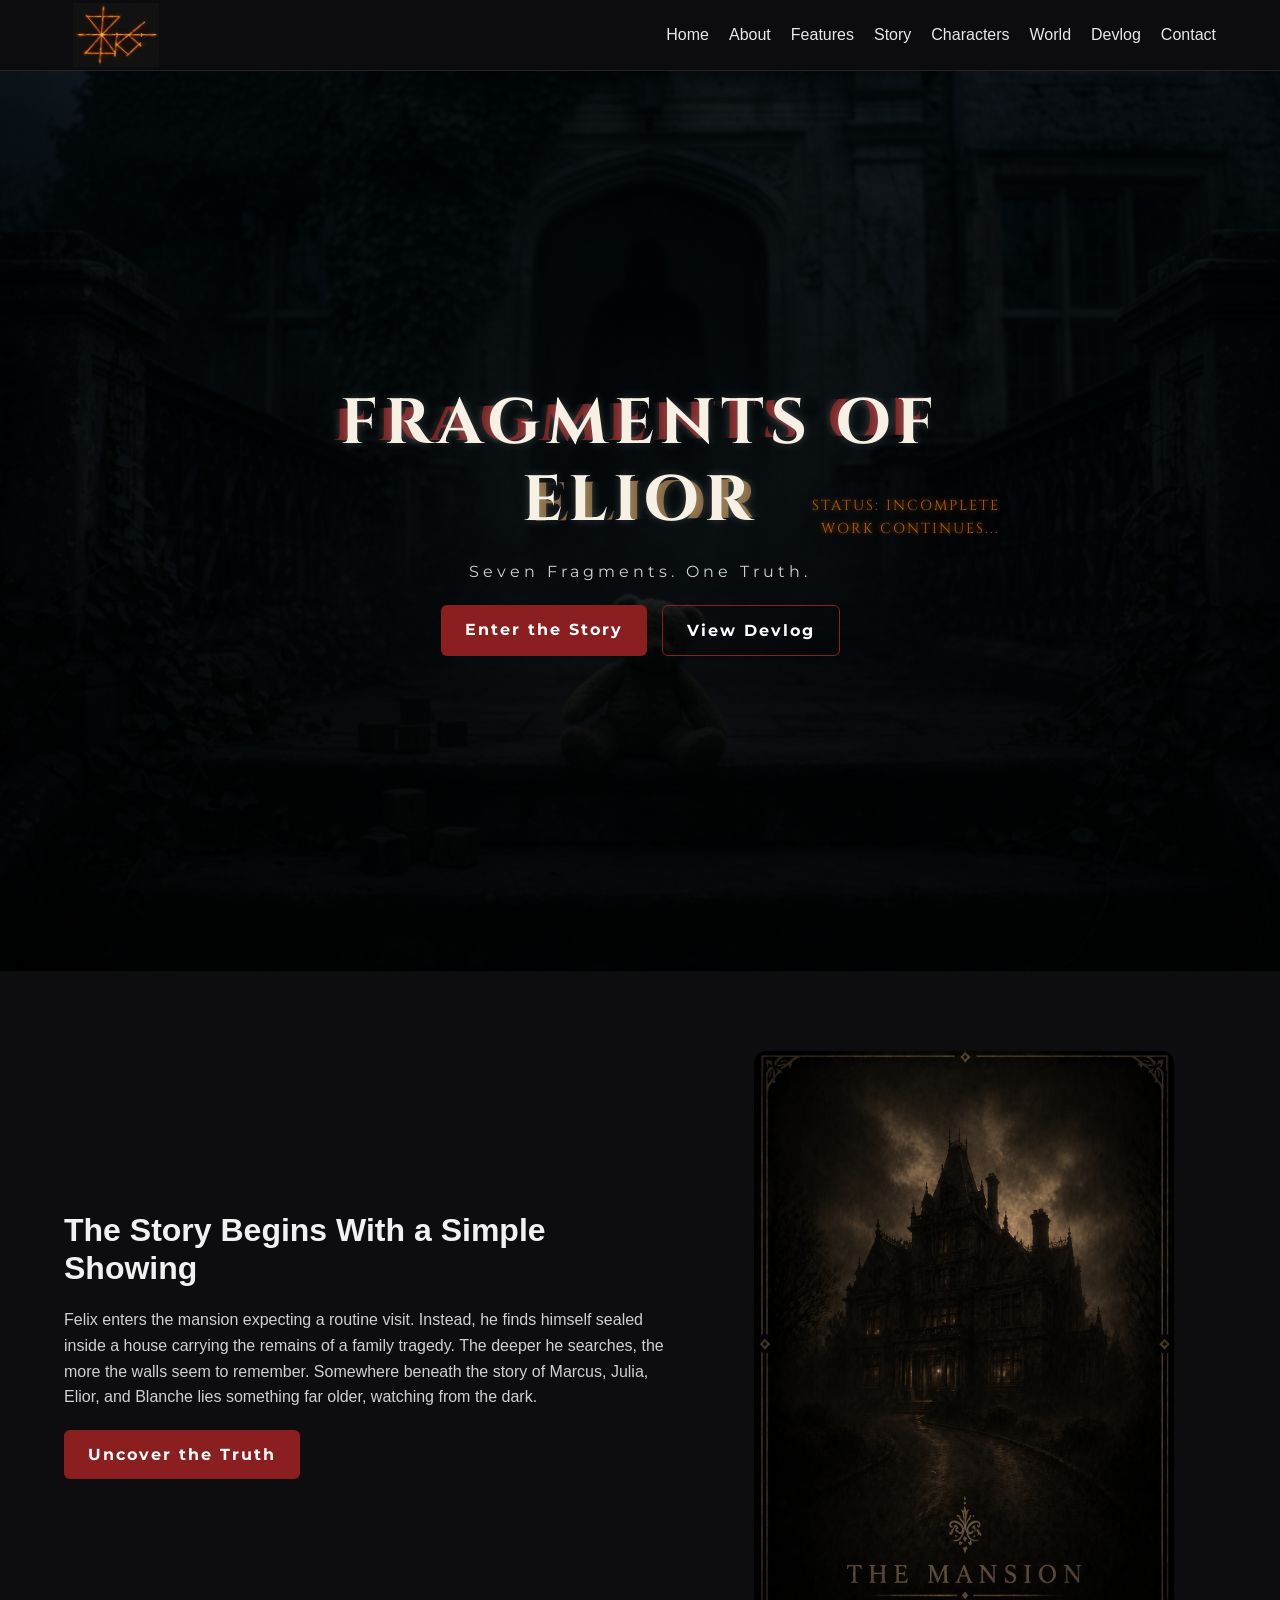
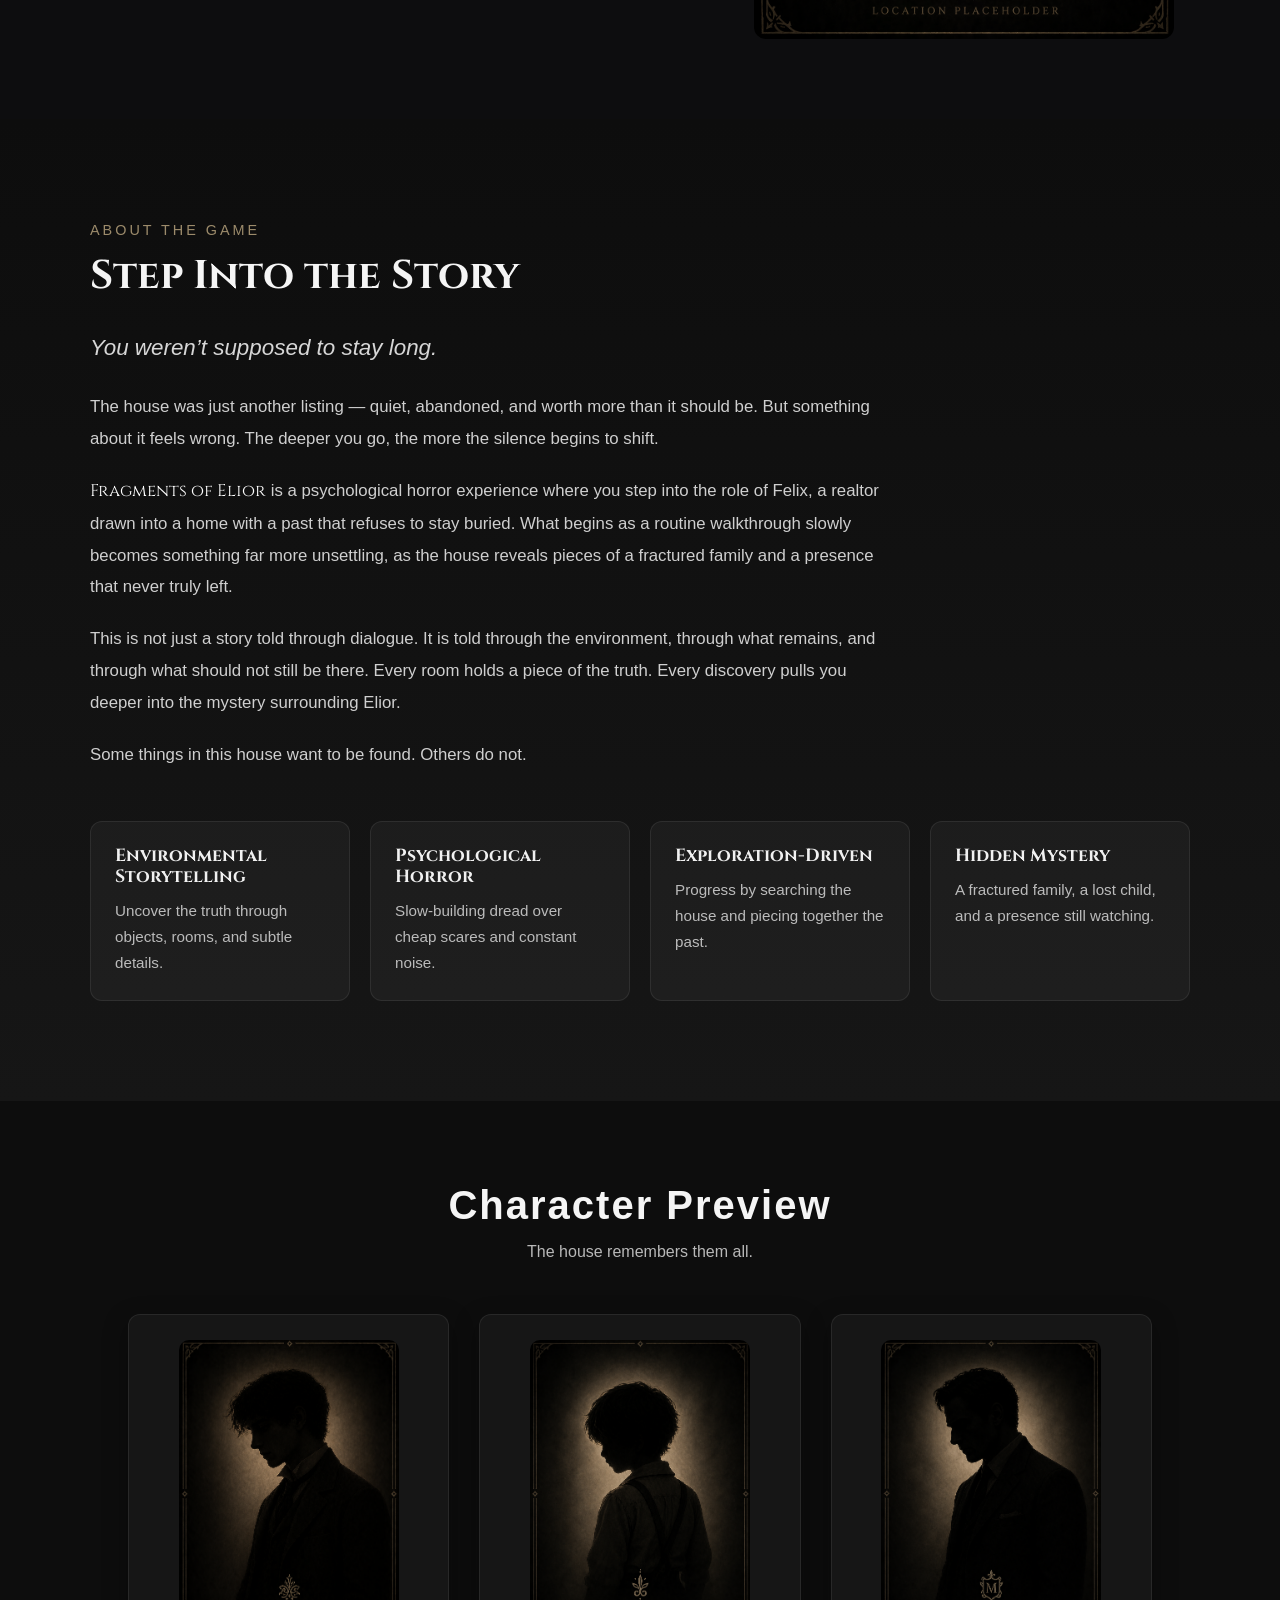
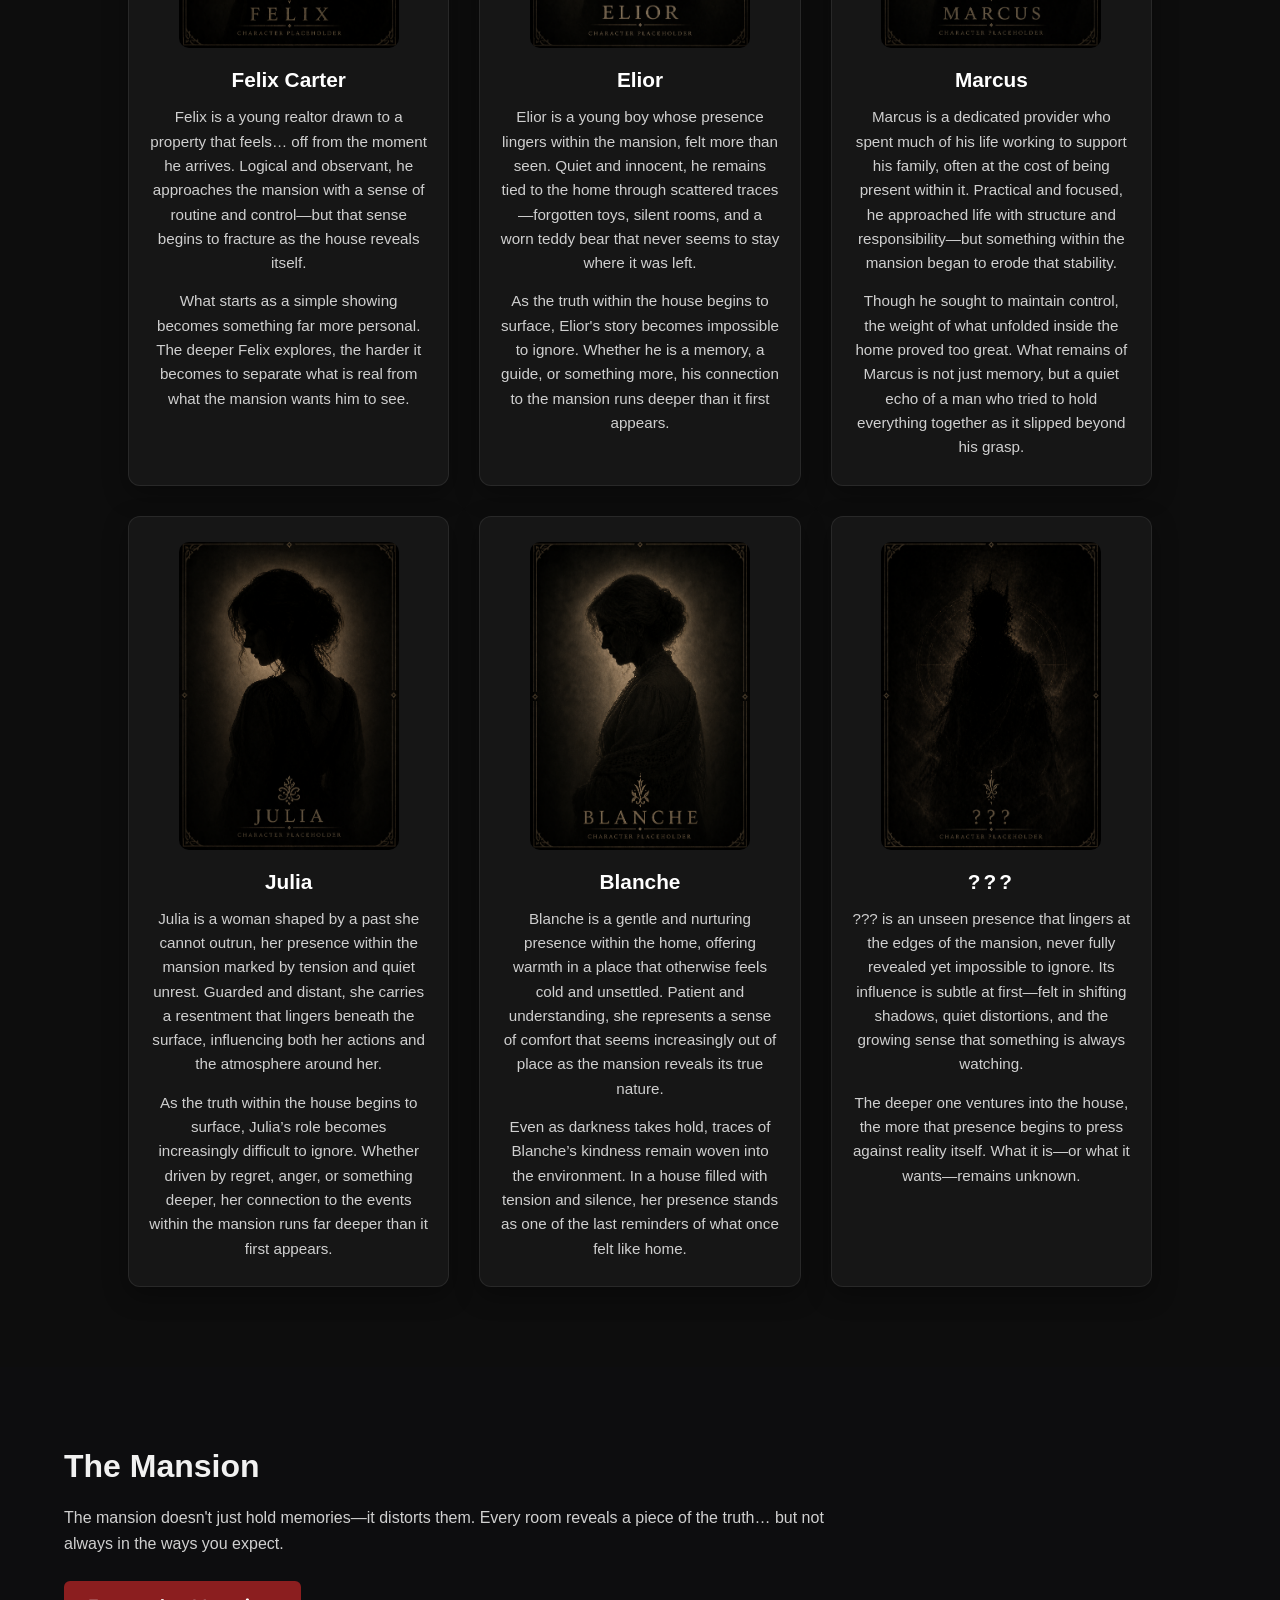
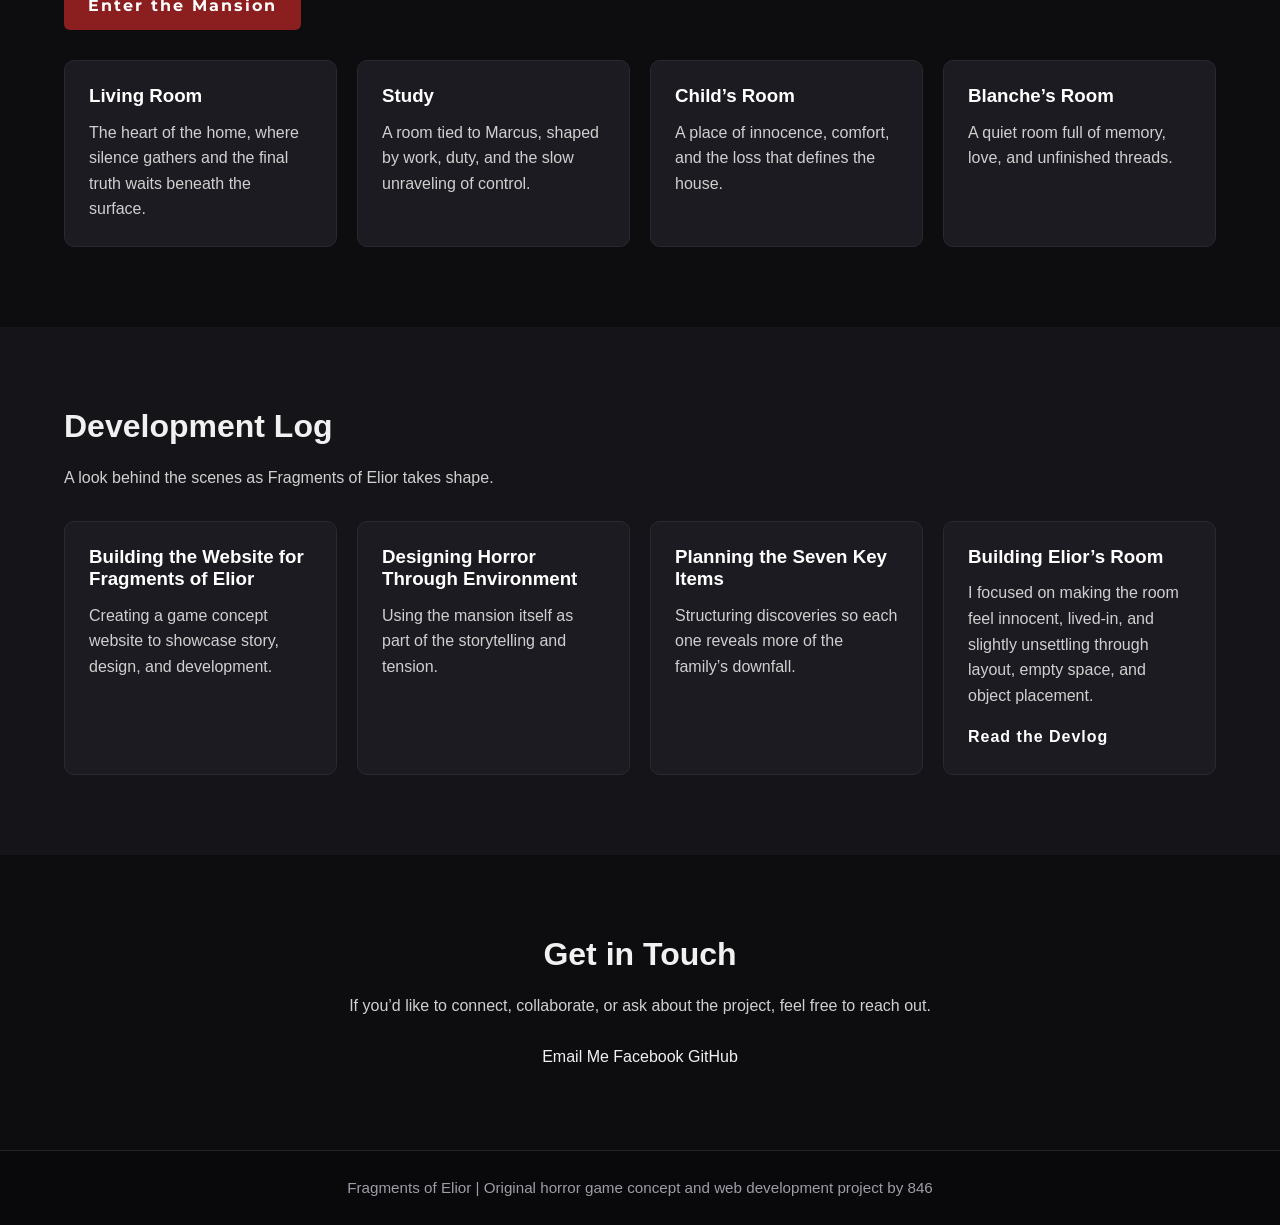
<file: index.html>
<!DOCTYPE html>
<html lang="en">
<head>
  <meta charset="UTF-8" />
  <meta name="viewport" content="width=device-width, initial-scale=1.0" />
  <title>Fragments of Elior | Horror Game Concept</title>
  <link rel="preconnect" href="https://fonts.googleapis.com" />
  <link rel="preconnect" href="https://fonts.gstatic.com" crossorigin />
  <link href="https://fonts.googleapis.com/css2?family=Cinzel:wght@600&family=Montserrat:wght@300;400;600&display=swap" rel="stylesheet" />
  <link rel="stylesheet" href="style.css" />
</head>
<body>
  <header>
    <nav class="navbar" aria-label="Main navigation">
      <a class="logo" href="#hero" aria-label="Fragments of Elior home"><img src="images/logo.png" alt="Fragments of Elior logo"></a>

      <ul class="nav-links">
        <li><a href="#hero">Home</a></li>
        <li><a href="#about">About</a></li>
        <li><a href="#features">Features</a></li>
        <li><a href="#story">Story</a></li>
        <li><a href="#characters">Characters</a></li>
        <li><a href="#world">World</a></li>
        <li><a href="#devlog">Devlog</a></li>
        <li><a href="#contact">Contact</a></li>
      </ul>

      <button class="menu-toggle" type="button" aria-label="Toggle navigation" aria-expanded="false">&#9776;</button>
    </nav>
  </header>

  <main>
    <section id="hero" class="hero">
      <div class="hero-content">
        <h1 class="title fragmented-title" data-text="Fragments of Elior">
          <span class="title-text">Fragments of Elior</span>
          <span class="title-shard" aria-hidden="true">Fragments of Elior</span>
          <span class="title-shard" aria-hidden="true">Fragments of Elior</span>
          <span class="title-shard" aria-hidden="true">Fragments of Elior</span>
        </h1>
        <p class="tagline">Seven Fragments. One Truth.</p>
        <div class="hero-buttons">
          <a href="#story" class="btn primary-btn">Enter the Story</a>
          <a href="#devlog" class="btn secondary-btn">View Devlog</a>
        </div>
                  <div class="status-tag">
          STATUS: INCOMPLETE<br>
          WORK CONTINUES...
          </div>
      </div>
    </section>

    <section id="story" class="section">
      <div class="container two-column">
        <div class="text-block">
          <h2>The Story Begins With a Simple Showing</h2>
          <p>
            Felix enters the mansion expecting a routine visit. Instead, he finds himself
            sealed inside a house carrying the remains of a family tragedy. The deeper he
            searches, the more the walls seem to remember. Somewhere beneath the story of
            Marcus, Julia, Elior, and Blanche lies something far older, watching from the dark.
          </p>
          <a href="#about" class="btn primary-btn">Uncover the Truth</a>
        </div>

        <div class="character-image">
          <img src="images/block-placeholder.png" alt="A dark mansion interior" />
        </div>
      </div>
    </section>

    <section id="about" class="about-section">
      <div class="about-container">
        <p class="section-tag">About the Game</p>
        <h2>Step Into the Story</h2>

        <div class="about-intro">
          <p>You weren&rsquo;t supposed to stay long.</p>
        </div>

        <div class="about-text">
          <p>
            The house was just another listing &mdash; quiet, abandoned, and worth more
            than it should be. But something about it feels wrong. The deeper you
            go, the more the silence begins to shift.
          </p>
          <p>
            <span class="game-title">Fragments of Elior</span> is a psychological
            horror experience where you step into the role of Felix, a realtor
            drawn into a home with a past that refuses to stay buried. What begins
            as a routine walkthrough slowly becomes something far more unsettling,
            as the house reveals pieces of a fractured family and a presence that
            never truly left.
          </p>
          <p>
            This is not just a story told through dialogue. It is told through the
            environment, through what remains, and through what should not still be
            there. Every room holds a piece of the truth. Every discovery pulls you
            deeper into the mystery surrounding Elior.
          </p>
          <p>Some things in this house want to be found. Others do not.</p>
        </div>

        <div id="features" class="about-features">
          <article class="feature-card">
            <h3>Environmental Storytelling</h3>
            <p>Uncover the truth through objects, rooms, and subtle details.</p>
          </article>
          <article class="feature-card">
            <h3>Psychological Horror</h3>
            <p>Slow-building dread over cheap scares and constant noise.</p>
          </article>
          <article class="feature-card">
            <h3>Exploration-Driven</h3>
            <p>Progress by searching the house and piecing together the past.</p>
          </article>
          <article class="feature-card">
            <h3>Hidden Mystery</h3>
            <p>A fractured family, a lost child, and a presence still watching.</p>
          </article>
        </div>
      </div>
    </section>

    <section id="characters" class="characters">
      <div class="characters-header">
        <h2>Character Preview</h2>
        <p>The house remembers them all.</p>
      </div>

      <div class="character-grid">
        <article class="character-card">
          <img src="images/felix-placeholder.png" alt="Felix Carter" />
          <h3>Felix Carter</h3>
          <p>
            Felix is a young realtor drawn to a property that feels&hellip; 
            off from the moment he arrives. Logical and observant, he approaches 
            the mansion with a sense of routine and control&mdash;but that sense 
            begins to fracture as the house reveals itself.
            </p>
            <p>
            What starts as a simple showing becomes something far more personal. 
            The deeper Felix explores, the harder it becomes to separate what is 
            real from what the mansion wants him to see.
          </p>
        </article>

        <article class="character-card">
          <img src="images/elior-placeholder.png" alt="Elior" />
          <h3>Elior</h3>
          <p>
            Elior is a young boy whose presence lingers within the mansion, 
            felt more than seen. Quiet and innocent, he remains tied to the home 
            through scattered traces&mdash;forgotten toys, silent rooms, and a worn 
            teddy bear that never seems to stay where it was left.
            </p>
            <p>
            As the truth within the house begins to surface, Elior&apos;s story becomes 
            impossible to ignore. Whether he is a memory, a guide, or something more, 
            his connection to the mansion runs deeper than it first appears.
          </p>
        </article>

        <article class="character-card">
          <img src="images/marcus-placeholder.png" alt="Marcus" />
          <h3>Marcus</h3>
          <p>
            Marcus is a dedicated provider who spent much of his life working to support his family, often at
            the cost of being present within it. Practical and focused, he approached life with structure and
            responsibility&mdash;but something within the mansion began to erode that stability.
          </p>
          <p>
            Though he sought to maintain control, the weight of what unfolded inside the home proved too great.
            What remains of Marcus is not just memory, but a quiet echo of a man who tried to hold everything
            together as it slipped beyond his grasp.
          </p>
        </article>

        <article class="character-card">
          <img src="images/julia-placeholder.png" alt="Julia" />
          <h3>Julia</h3>
          <p>
            Julia is a woman shaped by a past she cannot outrun, her presence within the mansion marked by
            tension and quiet unrest. Guarded and distant, she carries a resentment that lingers beneath the
            surface, influencing both her actions and the atmosphere around her.
          </p>
          <p>
            As the truth within the house begins to surface, Julia&rsquo;s role becomes increasingly difficult to
            ignore. Whether driven by regret, anger, or something deeper, her connection to the events within
            the mansion runs far deeper than it first appears.
          </p>
        </article>

        <article class="character-card">
          <img src="images/blanche-placeholder.png" alt="Blanche" />
          <h3>Blanche</h3>
          <p>
            Blanche is a gentle and nurturing presence within the home, offering warmth in a place that otherwise
            feels cold and unsettled. Patient and understanding, she represents a sense of comfort that seems
            increasingly out of place as the mansion reveals its true nature.
          </p>
          <p>
            Even as darkness takes hold, traces of Blanche&rsquo;s kindness remain woven into the environment. In a
            house filled with tension and silence, her presence stands as one of the last reminders of what once
            felt like home.
          </p>
        </article>

        <article class="character-card hidden-presence">
          <img src="images/unknown-placeholder.png" alt="Unknown Presence" />
          <h3>???</h3>
          <p>
            ??? is an unseen presence that lingers at the edges of the mansion, never fully revealed yet impossible
            to ignore. Its influence is subtle at first&mdash;felt in shifting shadows, quiet distortions, and the
            growing sense that something is always watching.
          </p>
          <p>
            The deeper one ventures into the house, the more that presence begins to press against reality itself.
            What it is&mdash;or what it wants&mdash;remains unknown.
          </p>
        </article>
      </div>
    </section>

    <section id="world" class="section">
      <div class="container">
        <h2>The Mansion</h2>
        <p class="section-intro">
          The mansion doesn&apos;t just hold memories&mdash;it distorts them.  
          Every room reveals a piece of the truth&hellip; but not always in the ways you expect.
        </p>
        <a href="mansion.html" class="btn primary-btn mansion-page-btn">Enter the Mansion</a>

        <div class="card-grid">
          <article class="card">
            <h3>Living Room</h3>
            <p>The heart of the home, where silence gathers and the final truth waits beneath the surface.
            </p>
          </article>
          <article class="card">
            <h3>Study</h3>
            <p>A room tied to Marcus, shaped by work, duty, and the slow unraveling of control.</p>
          </article>
          <article class="card">
            <h3>Child&rsquo;s Room</h3>
            <p>A place of innocence, comfort, and the loss that defines the house.</p>
          </article>
          <article class="card">
            <h3>Blanche&rsquo;s Room</h3>
            <p>A quiet room full of memory, love, and unfinished threads.</p>
          </article>
        </div>
      </div>
    </section>

    <section id="devlog" class="section alt-section">
      <div class="container">
        <h2>Development Log</h2>
        <p class="section-intro">
          A look behind the scenes as Fragments of Elior takes shape.
        </p>

        <div class="card-grid">
          <article class="card">
            <h3>Building the Website for Fragments of Elior</h3>
            <p>Creating a game concept website to showcase story, design, and development.</p>
          </article>

          <article class="card">
            <h3>Designing Horror Through Environment</h3>
            <p>Using the mansion itself as part of the storytelling and tension.</p>
          </article>

          <article class="card">
            <h3>Planning the Seven Key Items</h3>
            <p>Structuring discoveries so each one reveals more of the family&rsquo;s downfall.</p>
          </article>

          <article class="card">
            <h3>Building Elior&rsquo;s Room</h3>
            <p>
              I focused on making the room feel innocent, lived-in, and slightly unsettling through layout, empty space, and object placement.
            </p>
            <a href="devlog.html" class="text-link">Read the Devlog</a>
          </article>
        </div>
      </div>
    </section>
    <section id="contact" class="section">
      <div class="container contact-section">
        <h2>Get in Touch</h2>
        <p>If you&rsquo;d like to connect, collaborate, or ask about the project, feel free to reach out.</p>
        <div class="contact-links">
          <a href="mailto:846production@gmail.com" class="contact-btn">Email Me</a>
          <a href="https://www.facebook.com/846Industries" target="_blank" rel="noopener noreferrer" class="contact-btn">Facebook</a>
          <a href="https://github.com/Riotspartan" target="_blank" rel="noopener noreferrer" class="contact-btn">GitHub</a>
        </div>
      </div>
    </section>
  </main>

  <footer class="footer">
    <div class="container">
      <p>Fragments of Elior | Original horror game concept and web development project by 846</p>
    </div>
  </footer>

  <script src="script.js"></script>
</body>
</html>
</file>
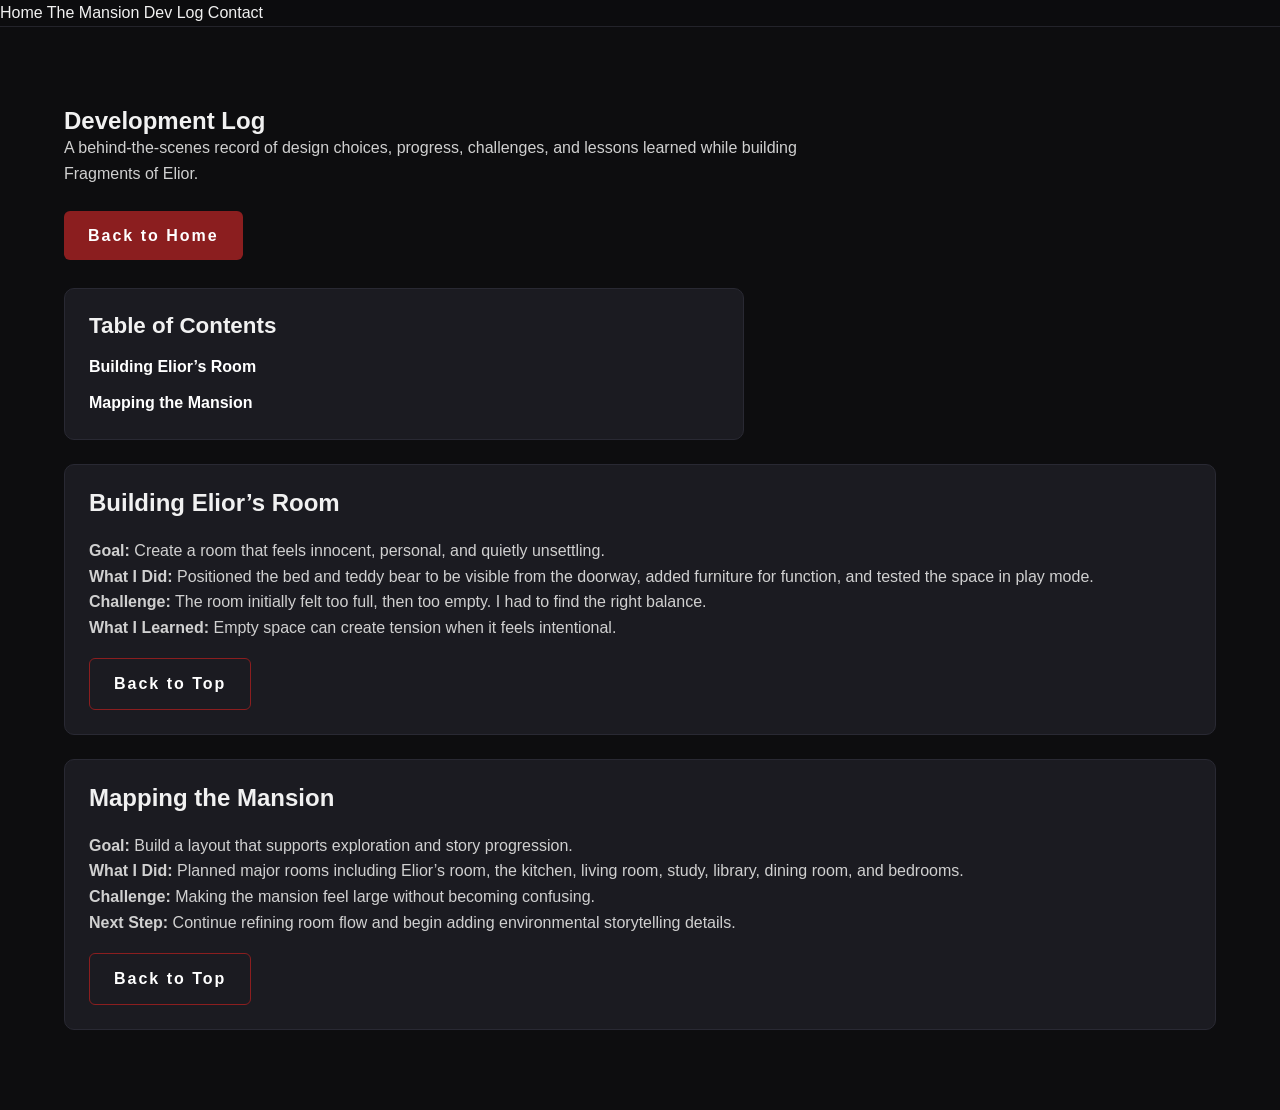
<file: devlog.html>
﻿<!DOCTYPE html>
<html lang="en">
<head>
  <meta charset="UTF-8">
  <meta name="viewport" content="width=device-width, initial-scale=1.0">
  <title>Dev Log | Fragments of Elior</title>
  <link rel="stylesheet" href="style.css">
</head>

<body>
  <header class="site-header">
    <nav>
      <a href="index.html">Home</a>
      <a href="index.html#world">The Mansion</a>
      <a href="devlog.html">Dev Log</a>
      <a href="index.html#contact">Contact</a>
    </nav>
  </header>

  <main id="top">
    <section class="section">
      <div class="container">
        <h1>Development Log</h1>
        <p class="section-intro">
          A behind-the-scenes record of design choices, progress, challenges, and lessons learned while building Fragments of Elior.
        </p>

        <a href="index.html" class="btn primary-btn devlog-home-btn">Back to Home</a>

        <nav class="devlog-toc" aria-labelledby="devlog-toc-title">
          <h2 id="devlog-toc-title">Table of Contents</h2>
          <ul>
            <li><a href="#elior-room">Building Elior&rsquo;s Room</a></li>
            <li><a href="#mansion-map">Mapping the Mansion</a></li>
          </ul>
        </nav>

        <article id="elior-room" class="card dev-entry">
          <h2>Building Elior&rsquo;s Room</h2>
          <p><strong>Goal:</strong> Create a room that feels innocent, personal, and quietly unsettling.</p>
          <p><strong>What I Did:</strong> Positioned the bed and teddy bear to be visible from the doorway, added furniture for function, and tested the space in play mode.</p>
          <p><strong>Challenge:</strong> The room initially felt too full, then too empty. I had to find the right balance.</p>
          <p><strong>What I Learned:</strong> Empty space can create tension when it feels intentional.</p>
          <a href="#top" class="btn secondary-btn back-to-top-btn">Back to Top</a>
        </article>

        <article id="mansion-map" class="card dev-entry">
          <h2>Mapping the Mansion</h2>
          <p><strong>Goal:</strong> Build a layout that supports exploration and story progression.</p>
          <p><strong>What I Did:</strong> Planned major rooms including Elior&rsquo;s room, the kitchen, living room, study, library, dining room, and bedrooms.</p>
          <p><strong>Challenge:</strong> Making the mansion feel large without becoming confusing.</p>
          <p><strong>Next Step:</strong> Continue refining room flow and begin adding environmental storytelling details.</p>
          <a href="#top" class="btn secondary-btn back-to-top-btn">Back to Top</a>
        </article>
      </div>
    </section>
  </main>
</body>
</html>
</file>
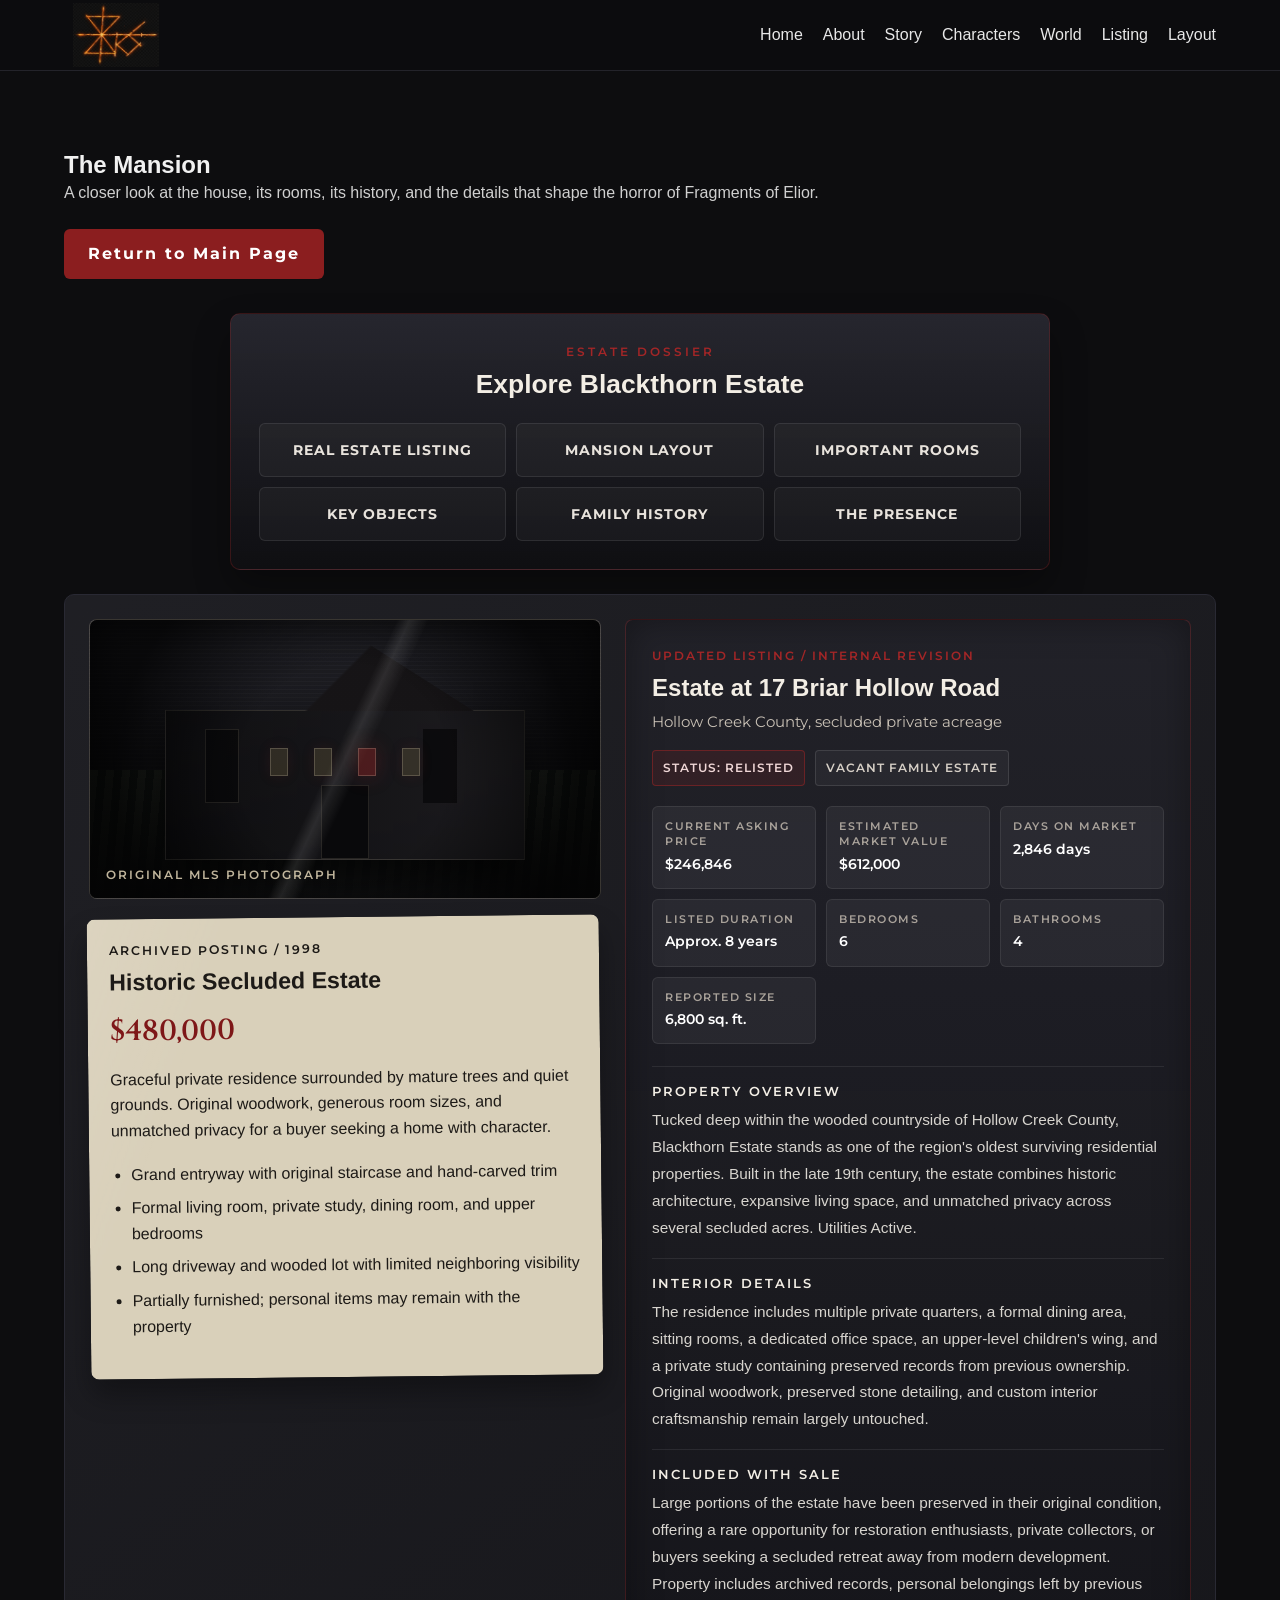
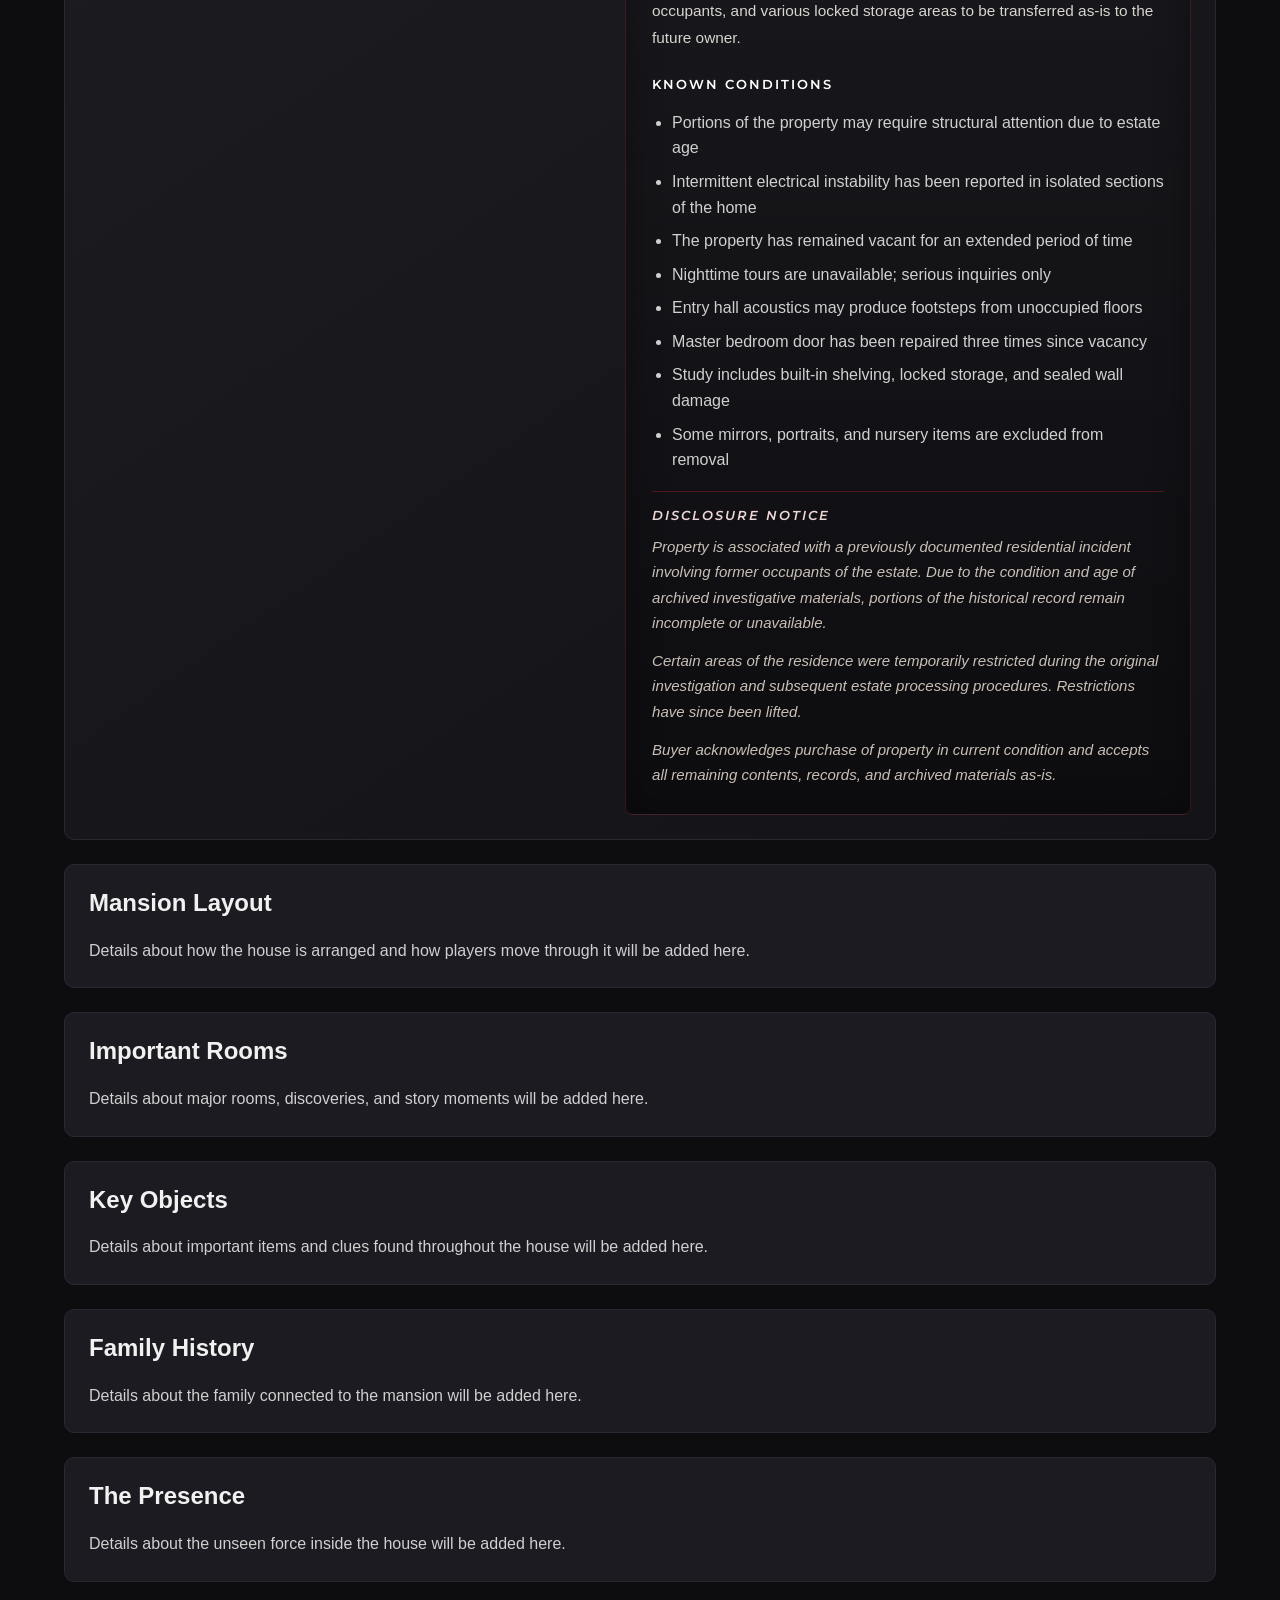
<file: mansion.html>
<!DOCTYPE html>
<html lang="en">
<head>
  <meta charset="UTF-8">
  <meta name="viewport" content="width=device-width, initial-scale=1.0">
  <title>The Mansion | Fragments of Elior</title>
  <link rel="preconnect" href="https://fonts.googleapis.com">
  <link rel="preconnect" href="https://fonts.gstatic.com" crossorigin>
  <link href="https://fonts.googleapis.com/css2?family=Cinzel:wght@600&family=Montserrat:wght@300;400;600&display=swap" rel="stylesheet">
  <link rel="stylesheet" href="style.css">
</head>

<body>
  <header>
    <nav class="navbar" aria-label="Main navigation">
      <a class="logo" href="index.html#hero" aria-label="Fragments of Elior home">
        <img src="images/logo.png" alt="Fragments of Elior logo">
      </a>

      <ul class="nav-links">
        <li><a href="index.html#hero">Home</a></li>
        <li><a href="index.html#about">About</a></li>
        <li><a href="index.html#story">Story</a></li>
        <li><a href="index.html#characters">Characters</a></li>
        <li><a href="index.html#world">World</a></li>
        <li><a href="#overview">Listing</a></li>
        <li><a href="#layout">Layout</a></li>
      </ul>

      <button class="menu-toggle" type="button" aria-label="Toggle navigation" aria-expanded="false">&#9776;</button>
    </nav>
  </header>

  <main id="top">
    <section class="section">
      <div class="container">
        <h1>The Mansion</h1>
        <p class="section-intro">
          A closer look at the house, its rooms, its history, and the details that shape the horror of Fragments of Elior.
        </p>
        <a href="index.html#world" class="btn primary-btn mansion-page-btn">Return to Main Page</a>

        <nav class="mansion-toc" aria-labelledby="mansion-toc-title">
          <p class="mansion-toc-label">Estate Dossier</p>
          <h2 id="mansion-toc-title">Explore Blackthorn Estate</h2>
          <ul>
            <li><a href="#overview">Real Estate Listing</a></li>
            <li><a href="#layout">Mansion Layout</a></li>
            <li><a href="#rooms">Important Rooms</a></li>
            <li><a href="#objects">Key Objects</a></li>
            <li><a href="#history">Family History</a></li>
            <li><a href="#presence">The Presence</a></li>
          </ul>
        </nav>

        <section id="overview" class="card mansion-detail real-estate-listing">
          <div class="archived-listing">
            <div class="listing-photo" role="img" aria-label="An old real estate flyer showing a secluded mansion at night">
              <div class="listing-photo-house">
                <span></span>
              </div>
              <div class="listing-photo-windows">
                <span></span>
                <span></span>
                <span></span>
                <span></span>
              </div>
              <p>Original MLS Photograph</p>
            </div>

            <div class="archive-paper">
              <p class="listing-label">Archived Posting / 1998</p>
              <h2>Historic Secluded Estate</h2>
              <p class="archive-price">$480,000</p>
              <p>
                Graceful private residence surrounded by mature trees and quiet grounds. Original woodwork,
                generous room sizes, and unmatched privacy for a buyer seeking a home with character.
              </p>

              <ul class="listing-features archived-features">
                <li>Grand entryway with original staircase and hand-carved trim</li>
                <li>Formal living room, private study, dining room, and upper bedrooms</li>
                <li>Long driveway and wooded lot with limited neighboring visibility</li>
                <li>Partially furnished; personal items may remain with the property</li>
              </ul>
            </div>
          </div>

          <aside class="updated-listing" aria-label="Updated listing details">
            <p class="listing-label">Updated Listing / Internal Revision</p>
            <h2>Estate at 17 Briar Hollow Road</h2>
            <p class="listing-address">Hollow Creek County, secluded private acreage</p>

            <div class="listing-status-row">
              <span class="listing-status">Status: Relisted</span>
              <span>Vacant Family Estate</span>
            </div>

            <div class="listing-facts">
              <span><small>Current Asking Price</small>$246,846</span>
              <span><small>Estimated Market Value</small>$612,000</span>
              <span><small>Days on Market</small>2,846 days</span>
              <span><small>Listed Duration</small>Approx. 8 years</span>
              <span><small>Bedrooms</small>6</span>
              <span><small>Bathrooms</small>4</span>
              <span><small>Reported Size</small>6,800 sq. ft.</span>
            </div>

            <div class="listing-copy">
              <div class="listing-subsection">
                <h3>Property Overview</h3>
                <p>
                  Tucked deep within the wooded countryside of Hollow Creek County, Blackthorn Estate stands as
                  one of the region's oldest surviving residential properties. Built in the late 19th century,
                  the estate combines historic architecture, expansive living space, and unmatched privacy across
                  several secluded acres.  Utilities Active.
                </p>
              </div>

              <div class="listing-subsection">
                <h3>Interior Details</h3>
                <p>
                  The residence includes multiple private quarters, a formal dining area, sitting rooms, a
                  dedicated office space, an upper-level children's wing, and a private study containing preserved
                  records from previous ownership. Original woodwork, preserved stone detailing, and custom
                  interior craftsmanship remain largely untouched. 
                </p>
              </div>

              <div class="listing-subsection">
                <h3>Included With Sale</h3>
                <p>
                  Large portions of the estate have been preserved in their original condition, offering a rare
                  opportunity for restoration enthusiasts, private collectors, or buyers seeking a secluded retreat
                  away from modern development. Property includes archived records, personal belongings left by
                  previous occupants, and various locked storage areas to be transferred as-is to the future owner.
                </p>
              </div>
            </div>

            <h3 class="listing-section-title">Known Conditions</h3>
            <ul class="listing-features">
              <li>Portions of the property may require structural attention due to estate age</li>
              <li>Intermittent electrical instability has been reported in isolated sections of the home</li>
              <li>The property has remained vacant for an extended period of time</li>
              <li>Nighttime tours are unavailable; serious inquiries only</li>
              <li>Entry hall acoustics may produce footsteps from unoccupied floors</li>
              <li>Master bedroom door has been repaired three times since vacancy</li>
              <li>Study includes built-in shelving, locked storage, and sealed wall damage</li>
              <li>Some mirrors, portraits, and nursery items are excluded from removal</li>
            </ul>

            <div class="listing-note">
              <h3>Disclosure Notice</h3>
              <p>
              Property is associated with a previously documented residential incident involving 
              former occupants of the estate. Due to the condition and age of archived investigative 
              materials, portions of the historical record remain incomplete or unavailable.
              </p>
              <p>
              Certain areas of the residence were temporarily restricted during the original investigation
               and subsequent estate processing procedures. Restrictions have since been lifted.
              </p>

              <p>
              Buyer acknowledges purchase of property in current condition and accepts all remaining
              contents, records, and archived materials as-is.
              </p>
            </div>
          </aside>
        </section>

        <section id="layout" class="card mansion-detail">
          <h2>Mansion Layout</h2>
          <p>Details about how the house is arranged and how players move through it will be added here.</p>
        </section>

        <section id="rooms" class="card mansion-detail">
          <h2>Important Rooms</h2>
          <p>Details about major rooms, discoveries, and story moments will be added here.</p>
        </section>

        <section id="objects" class="card mansion-detail">
          <h2>Key Objects</h2>
          <p>Details about important items and clues found throughout the house will be added here.</p>
        </section>

        <section id="history" class="card mansion-detail">
          <h2>Family History</h2>
          <p>Details about the family connected to the mansion will be added here.</p>
        </section>

        <section id="presence" class="card mansion-detail">
          <h2>The Presence</h2>
          <p>Details about the unseen force inside the house will be added here.</p>
        </section>
      </div>
    </section>
  </main>

  <script src="script.js"></script>
</body>
</html>
</file>
<file: style.css>
﻿/* Reset / Base */
* {
  margin: 0;
  padding: 0;
  box-sizing: border-box;
}

html {
  scroll-behavior: smooth;
}

body {
  font-family: Arial, Helvetica, sans-serif;
  background-color: #0d0d0f;
  color: #f1f1f1;
  line-height: 1.6;
}

img {
  max-width: 100%;
  display: block;
}

a {
  text-decoration: none;
  color: inherit;
}

ul {
  list-style: none;
}

/* Layout */
.container {
  width: 90%;
  max-width: 1200px;
  margin: 0 auto;
}

.section {
  padding: 80px 0;
}

.alt-section {
  background-color: #151519;
}

h1,
h2,
h3 {
  line-height: 1.2;
}

h2 {
  font-size: 2rem;
  margin-bottom: 20px;
}

p {
  color: #d0d0d0;
}

/* Navbar */
header {
  position: sticky;
  top: 0;
  z-index: 1000;
  background-color: rgba(13, 13, 15, 0.95);
  border-bottom: 1px solid #23232a;
}

.navbar {
  width: 90%;
  max-width: 1200px;
  margin: 0 auto;
  min-height: 70px;
  display: flex;
  justify-content: space-between;
  align-items: center;
}

.nav-links {
  display: flex;
  gap: 20px;
}

.nav-links a {
  color: #e8e8e8;
  transition: 0.3s ease;
}

.nav-links a:hover {
  color: #9e2a2b;
}

.menu-toggle {
  display: none;
  background: none;
  border: none;
  color: #fff;
  font-size: 1.8rem;
  cursor: pointer;
}

/* Hero */
.hero {
  position: relative;
  min-height: 100vh;
  display: flex;
  align-items: center;
  justify-content: center;
  text-align: center;
  background:
    linear-gradient(rgba(0, 0, 0, 0.65), rgba(0, 0, 0, 0.9)),
    url("images/Fragments_of_Elior.png") center/cover no-repeat;
}

.hero-overlay {
  position: absolute;
  inset: 0;
}

.hero-content {
  position: relative;
  z-index: 1;
  width: 90%;
  max-width: 800px;
}

.title {
  --title-spacing: 6px;
  font-family: 'Cinzel', serif !important;
  font-size: 4rem;
  letter-spacing: var(--title-spacing);
  margin-bottom: 20px;
  text-transform: uppercase;
  text-shadow: 0 0 10px rgba(255,255,255,0.2);
}

.fragmented-title {
  position: relative;
  display: inline-block;
  max-width: 100%;
  color: #f7f0e4;
  isolation: isolate;
  overflow: visible;
  animation: titleAssemble 1.6s ease-out both;
}

.fragmented-title::before,
.fragmented-title::after,
.title-shard {
  content: attr(data-text);
  position: absolute;
  inset: 0;
  pointer-events: none;
}

.title-text {
  position: relative;
  z-index: 3;
  display: inline-block;
  transform-origin: center;
  animation: titleCoreBreak 5.6s ease-in-out infinite 1.7s;
}

.fragmented-title::before {
  z-index: 1;
  color: rgba(163, 38, 39, 0.7);
  clip-path: polygon(0 18%, 100% 8%, 100% 32%, 0 42%);
  transform: translate(-8px, -3px);
  animation: titleSliceTop 4.8s ease-in-out infinite;
}

.fragmented-title::after {
  z-index: 1;
  color: rgba(201, 154, 86, 0.6);
  clip-path: polygon(0 64%, 100% 54%, 100% 80%, 0 88%);
  transform: translate(7px, 4px);
  animation: titleSliceBottom 5.4s ease-in-out infinite;
}

.title-shard {
  z-index: 2;
  color: rgba(255, 255, 255, 0.86);
  opacity: 0;
  text-shadow:
    0 0 8px rgba(255, 255, 255, 0.28),
    0 0 18px rgba(139, 30, 31, 0.32);
}

.title-shard:nth-of-type(2) {
  clip-path: polygon(4% 8%, 42% 3%, 35% 20%, 0 26%);
  animation: titleShardLeft 5.2s ease-in-out infinite 0.4s;
}

.title-shard:nth-of-type(3) {
  clip-path: polygon(39% 38%, 78% 32%, 84% 50%, 34% 56%);
  animation: titleShardMiddle 5.6s ease-in-out infinite 0.9s;
}

.title-shard:nth-of-type(4) {
  clip-path: polygon(63% 70%, 100% 61%, 100% 86%, 58% 94%);
  animation: titleShardRight 4.9s ease-in-out infinite 1.2s;
}

.tagline {
  font-family: 'Montserrat', sans-serif;
  font-size: 1rem;
  letter-spacing: 4px;
  opacity: 0;
  transform: translateY(20px);
  animation: fadeUp 1.5s ease forwards;
  animation-delay: 0.5s;
}

/* Buttons */
.hero-buttons {
  display: flex;
  gap: 15px;
  justify-content: center;
  flex-wrap: wrap;
  margin-top: 20px;
  opacity: 0;
  transform: translateY(20px);
  animation: fadeUp 1.5s ease forwards;
  animation-delay: 1s;
}

.btn {
  display: inline-block;
  border-radius: 6px;
  font-weight: bold;
  transition: 0.3s ease;
  padding: 12px 24px;
  text-decoration: none;
  font-family: 'Montserrat', sans-serif;
  letter-spacing: 2px;
}

.btn:hover {
  transform: scale(1.05);
}

.primary-btn {
  background-color: #8b1e1f;
  color: #fff;
}

.primary-btn:hover {
  background-color: #a32627;
}

.secondary-btn {
  border: 1px solid #8b1e1f;
  color: #fff;
}

.secondary-btn:hover {
  background-color: #8b1e1f;
}


/* Cards */
.card-grid {
  display: grid;
  grid-template-columns: repeat(4, 1fr);
  gap: 20px;
  margin-top: 30px;
}

.card {
  background-color: #1b1b21;
  border: 1px solid #292933;
  padding: 24px;
  border-radius: 10px;
  transition: transform 0.3s ease, border-color 0.3s ease;
}

.card:hover {
  transform: translateY(-5px);
  border-color: #8b1e1f;
}

.card h3 {
  margin-bottom: 12px;
  color: #ffffff;
}

.text-link {
  display: inline-block;
  margin-top: 16px;
  color: #ffffff;
  font-weight: bold;
  letter-spacing: 1px;
  transition: color 0.3s ease;
}

.text-link:hover {
  color: #a32627;
}


/* Two Column */
.two-column {
  display: grid;
  grid-template-columns: 1.1fr 0.9fr;
  gap: 30px;
  align-items: center;
}

.text-block .btn {
  margin-top: 20px;
}

.placeholder-box {
  min-height: 300px;
  display: flex;
  align-items: center;
  justify-content: center;
  background-color: #17171c;
  border: 1px dashed #393946;
  border-radius: 10px;
  color: #9f9fad;
}

.section-intro {
  max-width: 800px;
}

.mansion-page-btn {
  margin-top: 24px;
}

/* Contact */
.contact-section {
  text-align: center;
}

.contact-section p {
  max-width: 700px;
  margin: 0 auto 25px;
}

/* Footer */
.footer {
  padding: 25px 0;
  text-align: center;
  border-top: 1px solid #23232a;
  background-color: #09090b;
}

.footer p {
  color: #9d9da8;
  font-size: 0.95rem;
}

/* Responsive */
@media (max-width: 992px) {
  .card-grid {
    grid-template-columns: repeat(2, 1fr);
  }

  .two-column {
    grid-template-columns: 1fr;
  }

  .title {
    font-size: 3rem;
  }
}

@media (max-width: 768px) {
  .menu-toggle {
    display: block;
  }

  .nav-links {
    display: none;
    position: absolute;
    top: 70px;
    right: 5%;
    width: 220px;
    flex-direction: column;
    background-color: #121216;
    border: 1px solid #2b2b34;
    padding: 20px;
    border-radius: 10px;
  }

  .nav-links.active {
    display: flex;
  }

  .hero h1 {
    --title-spacing: 3px;
    font-size: 2.4rem;
  }

  .tagline {
    font-size: 1rem;
  }
}

@media (max-width: 600px) {
  .card-grid {
    grid-template-columns: 1fr;
  }

  h2 {
    font-size: 1.7rem;
  }

  .section {
    padding: 60px 0;
  }
}

@media (prefers-reduced-motion: reduce) {
  .fragmented-title,
  .title-text,
  .fragmented-title::before,
  .fragmented-title::after,
  .title-shard {
    animation: none;
  }

  .fragmented-title::before,
  .fragmented-title::after,
  .title-shard {
    display: none;
  }
}

@keyframes fadeUp {
  to {
    opacity: 1;
    transform: translateY(0);
  }
}

@keyframes titleAssemble {
  0% {
    opacity: 0;
    letter-spacing: calc(var(--title-spacing) + 8px);
    filter: blur(8px);
    transform: translateY(18px) scale(1.03);
  }

  45% {
    opacity: 1;
    filter: blur(2px);
  }

  100% {
    opacity: 1;
    letter-spacing: var(--title-spacing);
    filter: blur(0);
    transform: translateY(0) scale(1);
  }
}

@keyframes titleCoreBreak {
  0%, 18%, 26%, 48%, 56%, 76%, 84%, 100% {
    opacity: 1;
    filter: none;
    clip-path: polygon(0 0, 100% 0, 100% 100%, 0 100%);
    transform: translate(0, 0) skewX(0deg);
  }

  20% {
    opacity: 0.42;
    filter: blur(0.4px);
    clip-path: polygon(0 0, 100% 6%, 100% 34%, 0 42%, 0 61%, 100% 53%, 100% 100%, 0 100%);
    transform: translate(4px, -2px) skewX(-5deg);
  }

  23% {
    opacity: 0.22;
    filter: blur(1px);
    clip-path: polygon(0 12%, 100% 0, 100% 19%, 0 31%, 0 70%, 100% 58%, 100% 78%, 0 91%);
    transform: translate(-6px, 2px) skewX(7deg);
  }

  50% {
    opacity: 0.35;
    filter: blur(0.5px);
    clip-path: polygon(0 0, 100% 0, 100% 18%, 0 28%, 0 51%, 100% 43%, 100% 69%, 0 81%);
    transform: translate(-5px, 3px) skewX(6deg);
  }

  53% {
    opacity: 0.18;
    filter: blur(1px);
    clip-path: polygon(0 20%, 100% 10%, 100% 36%, 0 47%, 0 78%, 100% 66%, 100% 90%, 0 100%);
    transform: translate(7px, -2px) skewX(-7deg);
  }

  78% {
    opacity: 0.32;
    filter: blur(0.6px);
    clip-path: polygon(0 7%, 100% 0, 100% 29%, 0 18%, 0 46%, 100% 57%, 100% 100%, 0 88%);
    transform: translate(5px, 4px) skewX(8deg);
  }

  81% {
    opacity: 0.16;
    filter: blur(1.2px);
    clip-path: polygon(0 0, 100% 14%, 100% 31%, 0 42%, 0 58%, 100% 48%, 100% 76%, 0 93%);
    transform: translate(-8px, -3px) skewX(-9deg);
  }
}

@keyframes titleSliceTop {
  0%, 18%, 100% {
    opacity: 0;
    transform: translate(0, 0);
  }

  20% {
    opacity: 0.85;
    transform: translate(-10px, -4px) skewX(-10deg);
  }

  23% {
    opacity: 0.2;
    transform: translate(6px, 2px) skewX(6deg);
  }

  26% {
    opacity: 0;
    transform: translate(0, 0);
  }
}

@keyframes titleSliceBottom {
  0%, 48%, 100% {
    opacity: 0;
    transform: translate(0, 0);
  }

  50% {
    opacity: 0.7;
    transform: translate(9px, 5px) skewX(8deg);
  }

  53% {
    opacity: 0.15;
    transform: translate(-5px, -2px) skewX(-5deg);
  }

  56% {
    opacity: 0;
    transform: translate(0, 0);
  }
}

@keyframes titleShardLeft {
  0%, 28%, 100% {
    opacity: 0;
    transform: translate(0, 0) rotate(0deg);
  }

  30% {
    opacity: 0.9;
    transform: translate(-18px, -14px) rotate(-3deg);
  }

  36% {
    opacity: 0;
    transform: translate(-5px, -4px) rotate(0deg);
  }
}

@keyframes titleShardMiddle {
  0%, 61%, 100% {
    opacity: 0;
    transform: translate(0, 0) rotate(0deg);
  }

  63% {
    opacity: 0.72;
    transform: translate(13px, -8px) rotate(2deg);
  }

  69% {
    opacity: 0;
    transform: translate(3px, -1px) rotate(0deg);
  }
}

@keyframes titleShardRight {
  0%, 76%, 100% {
    opacity: 0;
    transform: translate(0, 0) rotate(0deg);
  }

  78% {
    opacity: 0.82;
    transform: translate(17px, 12px) rotate(3deg);
  }

  84% {
    opacity: 0;
    transform: translate(4px, 2px) rotate(0deg);
  }
}

/*About Section-updated*/
.about-section {
  padding: 100px 20px;
  background: linear-gradient(to bottom, #0d0d0d, #161616);
  color: #f5f5f5;
}

.about-container {
  max-width: 1100px;
  margin: 0 auto;
}

.section-tag {
  font-size: 0.9rem;
  text-transform: uppercase;
  letter-spacing: 3px;
  color: #9c8b6b;
  margin-bottom: 10px;
}

.about-section h2 {
  font-size: 2.5rem;
  margin-bottom: 30px;
  font-family: "Cinzel", serif;
}

.about-intro p {
  font-size: 1.4rem;
  font-style: italic;
  color: #d6d6d6;
  margin-bottom: 25px;
}

.about-text {
  max-width: 800px;
}

.about-text p {
  font-size: 1.05rem;
  line-height: 1.9;
  color: #cfcfcf;
  margin-bottom: 20px;
}

.game-title {
  font-family: "Cinzel", serif;
  color: #ffffff;
}

.about-features {
  display: grid;
  grid-template-columns: repeat(auto-fit, minmax(220px, 1fr));
  gap: 20px;
  margin-top: 50px;
}

.feature-card {
  background: rgba(255, 255, 255, 0.04);
  border: 1px solid rgba(255, 255, 255, 0.08);
  padding: 24px;
  border-radius: 12px;
  transition: transform 0.3s ease, border-color 0.3s ease;
}

.feature-card:hover {
  transform: translateY(-5px);
  border-color: rgba(156, 139, 107, 0.45);
}

.feature-card h3 {
  font-size: 1.1rem;
  margin-bottom: 10px;
  font-family: "Cinzel", serif;
  color: #f1f1f1;
}

.feature-card p {
  font-size: 0.95rem;
  line-height: 1.7;
  color: #bbbbbb;
}
/* end addition*/
/* Characters */
.character-image img {
  width: min(100%, 420px);
  aspect-ratio: 5 / 7;
  height: auto;
  margin: 0 auto;
  border-radius: 12px;
  object-fit: cover;
}

.characters {
  padding: 80px 10%;
  background: #0d0d0d;
  color: #f5f5f5;
  text-align: center;
}

.characters-header h2 {
  margin-bottom: 10px;
  font-size: 2.5rem;
  letter-spacing: 2px;
}

.characters-header p {
  margin-bottom: 50px;
  color: #b8b8b8;
  font-size: 1rem;
}

.character-grid {
  display: grid;
  grid-template-columns: repeat(3, minmax(0, 1fr));
  gap: 30px;
}

.character-card {
  padding: 25px 20px;
  background: #161616;
  border: 1px solid rgba(255, 255, 255, 0.08);
  border-radius: 12px;
  box-shadow: 0 8px 24px rgba(0, 0, 0, 0.35);
  transition: border-color 0.3s ease, transform 0.3s ease;
}

.character-card:hover {
  border-color: rgba(255, 255, 255, 0.2);
  transform: translateY(-5px);
}

.character-card img {
  width: 100%;
  max-width: 220px;
  aspect-ratio: 5 / 7;
  height: auto;
  margin: 0 auto 20px;
  border-radius: 10px;
  object-fit: cover;
}

.character-card h3 {
  margin-bottom: 12px;
  color: #ffffff;
  font-size: 1.3rem;
}

.character-card p {
  color: #cfcfcf;
  font-size: 0.95rem;
  line-height: 1.6;
}

.character-card p + p {
  margin-top: 14px;
}

.hidden-presence h3 {
  letter-spacing: 3px;
}

@media (max-width: 992px) {
  .character-grid {
    grid-template-columns: repeat(2, minmax(0, 1fr));
  }
}

@media (max-width: 600px) {
  .character-grid {
    grid-template-columns: 1fr;
  }
}

.dev-entry,
.mansion-detail {
  margin-top: 24px;
}

.dev-entry h2,
.mansion-detail h2 {
  font-size: 1.5rem;
}

.real-estate-listing {
  display: grid;
  grid-template-columns: minmax(0, 0.95fr) minmax(320px, 1.05fr);
  gap: 24px;
  align-items: stretch;
  background:
    linear-gradient(145deg, rgba(255, 255, 255, 0.035), rgba(0, 0, 0, 0.15)),
    #17171c;
}

.archived-listing,
.updated-listing {
  min-width: 0;
}

.archived-listing {
  display: grid;
  gap: 18px;
  align-content: start;
}

.listing-photo {
  position: relative;
  min-height: 280px;
  overflow: hidden;
  border: 1px solid rgba(245, 231, 199, 0.2);
  border-radius: 8px;
  background:
    radial-gradient(circle at 58% 37%, rgba(204, 187, 145, 0.18), transparent 9%),
    linear-gradient(180deg, rgba(42, 42, 51, 0.2), rgba(7, 7, 9, 0.9)),
    repeating-linear-gradient(0deg, rgba(255, 255, 255, 0.035) 0 1px, transparent 1px 4px);
  box-shadow: inset 0 0 45px rgba(0, 0, 0, 0.75);
  isolation: isolate;
}

.listing-photo::before {
  content: "";
  position: absolute;
  inset: 0;
  background:
    linear-gradient(115deg, transparent 0 48%, rgba(255, 255, 255, 0.1) 50%, transparent 53%),
    radial-gradient(circle at 50% 54%, transparent 0 35%, rgba(0, 0, 0, 0.72) 78%);
  z-index: 3;
  pointer-events: none;
}

.listing-photo::after {
  content: "";
  position: absolute;
  inset: auto 0 0;
  height: 46%;
  background:
    linear-gradient(180deg, transparent, rgba(13, 13, 15, 0.94)),
    repeating-linear-gradient(95deg, rgba(49, 57, 44, 0.55) 0 8px, rgba(19, 25, 21, 0.8) 8px 16px);
  z-index: 1;
}

.listing-photo p {
  position: absolute;
  left: 16px;
  bottom: 14px;
  z-index: 4;
  color: rgba(245, 231, 199, 0.78);
  font-family: 'Montserrat', sans-serif;
  font-size: 0.72rem;
  font-weight: 600;
  letter-spacing: 2px;
  text-transform: uppercase;
}

.listing-photo-house {
  position: absolute;
  left: 50%;
  bottom: 38px;
  z-index: 2;
  width: min(78%, 360px);
  height: 150px;
  transform: translateX(-50%);
  background:
    linear-gradient(90deg, rgba(12, 12, 14, 0.9), rgba(28, 27, 30, 0.96)),
    linear-gradient(180deg, #323039, #121216);
  border: 1px solid rgba(245, 231, 199, 0.14);
  box-shadow: 0 24px 35px rgba(0, 0, 0, 0.72);
}

.listing-photo-house::before {
  content: "";
  position: absolute;
  left: 50%;
  bottom: 100%;
  width: 72%;
  height: 82px;
  transform: translateX(-50%);
  background: linear-gradient(135deg, transparent 50%, rgba(22, 20, 22, 0.98) 51%);
  clip-path: polygon(50% 0, 100% 100%, 0 100%);
}

.listing-photo-house::after {
  content: "";
  position: absolute;
  left: 50%;
  bottom: 0;
  width: 46px;
  height: 72px;
  transform: translateX(-50%);
  background: #09090b;
  border: 1px solid rgba(245, 231, 199, 0.12);
}

.listing-photo-house span {
  position: absolute;
  left: 11%;
  top: 18px;
  width: 34px;
  height: 74px;
  border: 1px solid rgba(245, 231, 199, 0.12);
  background: rgba(7, 7, 9, 0.75);
  box-shadow: 218px 0 0 rgba(7, 7, 9, 0.75);
}

.listing-photo-windows {
  position: absolute;
  left: 50%;
  bottom: 122px;
  z-index: 4;
  display: grid;
  grid-template-columns: repeat(4, 18px);
  gap: 26px;
  transform: translateX(-50%);
}

.listing-photo-windows span {
  width: 18px;
  height: 28px;
  background: rgba(211, 184, 116, 0.15);
  border: 1px solid rgba(245, 231, 199, 0.2);
  box-shadow: 0 0 14px rgba(145, 45, 45, 0.12);
}

.listing-photo-windows span:nth-child(3) {
  background: rgba(163, 38, 39, 0.38);
  box-shadow: 0 0 20px rgba(163, 38, 39, 0.28);
}

.archive-paper {
  padding: 22px;
  border-radius: 8px;
  background:
    linear-gradient(110deg, rgba(255, 255, 255, 0.08), transparent 22%),
    #d9d0ba;
  box-shadow: 0 16px 28px rgba(0, 0, 0, 0.32);
  color: #1d1a17;
  transform: rotate(-0.6deg);
}

.archive-paper h2,
.archive-paper p,
.archive-paper li {
  color: #1d1a17;
}

.archive-paper h2 {
  margin-bottom: 12px;
  font-size: 1.45rem;
}

.archive-price {
  margin-bottom: 12px;
  color: #7e1718 !important;
  font-family: 'Cinzel', serif;
  font-size: 1.8rem;
  font-weight: 600;
}

.archived-features {
  color: #2d2821;
}

.updated-listing {
  padding: 26px;
  border: 1px solid rgba(163, 38, 39, 0.28);
  border-radius: 8px;
  background:
    linear-gradient(180deg, rgba(42, 42, 51, 0.66), rgba(10, 10, 12, 0.5)),
    #111115;
  box-shadow: inset 0 0 35px rgba(0, 0, 0, 0.35);
}

.updated-listing h2 {
  margin-bottom: 8px;
  color: #f3eee5;
}

.listing-address {
  margin-bottom: 16px;
  color: #c9c1b6;
  font-family: 'Montserrat', sans-serif;
  font-size: 0.92rem;
}

.listing-status-row {
  display: flex;
  flex-wrap: wrap;
  gap: 10px;
  margin: 0 0 18px;
  color: #d7d0c7;
  font-family: 'Montserrat', sans-serif;
  font-size: 0.78rem;
  font-weight: 600;
  letter-spacing: 1px;
  text-transform: uppercase;
}

.listing-status-row span {
  padding: 7px 10px;
  border: 1px solid rgba(255, 255, 255, 0.11);
  border-radius: 4px;
  background-color: rgba(255, 255, 255, 0.04);
}

.listing-status-row .listing-status {
  border-color: rgba(163, 38, 39, 0.5);
  background-color: rgba(163, 38, 39, 0.14);
  color: #f0d7d7;
}

.listing-copy {
  display: grid;
  gap: 16px;
  margin-top: 22px;
}

.listing-subsection {
  padding-top: 16px;
  border-top: 1px solid rgba(255, 255, 255, 0.08);
}

.listing-subsection h3,
.listing-section-title {
  margin-bottom: 8px;
  color: #f3eee5;
  font-family: 'Montserrat', sans-serif;
  font-size: 0.84rem;
  font-weight: 600;
  letter-spacing: 2px;
  text-transform: uppercase;
}

.listing-subsection p {
  color: #d8d5cf;
  font-size: 0.96rem;
  line-height: 1.75;
}

.listing-section-title {
  margin-top: 24px;
}

.updated-listing .listing-note {
  border-top-color: rgba(163, 38, 39, 0.42);
  color: #c9bfb6;
}

.listing-note h3 {
  margin-bottom: 10px;
  color: #f0d7d7;
  font-family: 'Montserrat', sans-serif;
  font-size: 0.82rem;
  font-weight: 600;
  letter-spacing: 2px;
  text-transform: uppercase;
}

.listing-note p {
  color: #c9bfb6;
  font-size: 0.94rem;
  line-height: 1.7;
}

.listing-note p + p {
  margin-top: 12px;
}

.listing-label {
  margin-bottom: 8px;
  color: #a32627;
  font-family: 'Montserrat', sans-serif;
  font-size: 0.78rem;
  font-weight: 600;
  letter-spacing: 2px;
  text-transform: uppercase;
}

.listing-facts {
  display: grid;
  grid-template-columns: repeat(3, minmax(0, 1fr));
  gap: 10px;
  margin: 20px 0;
}

.listing-facts span {
  display: grid;
  gap: 4px;
  align-content: start;
  padding: 12px;
  background-color: rgba(255, 255, 255, 0.05);
  border: 1px solid rgba(255, 255, 255, 0.08);
  border-radius: 6px;
  color: #ffffff;
  font-family: 'Montserrat', sans-serif;
  font-size: 0.9rem;
  font-weight: 600;
}

.listing-facts small {
  color: #a9a29a;
  font-size: 0.68rem;
  font-weight: 600;
  letter-spacing: 1.5px;
  line-height: 1.35;
  text-transform: uppercase;
}

.listing-features {
  display: grid;
  gap: 8px;
  margin: 18px 0;
  color: #d0d0d0;
  list-style: disc;
  padding-left: 20px;
}

.listing-note {
  margin-top: 18px;
  padding-top: 16px;
  border-top: 1px solid #292933;
  color: #b8b8b8;
  font-size: 0.95rem;
  font-style: italic;
}

.devlog-home-btn {
  margin-top: 24px;
}

.back-to-top-btn {
  margin-top: 18px;
}

.devlog-toc,
.mansion-toc {
  max-width: 680px;
  margin-top: 28px;
  padding: 24px;
  background-color: #1b1b21;
  border: 1px solid #292933;
  border-radius: 10px;
}

.mansion-toc {
  width: min(100%, 820px);
  max-width: 820px;
  margin: 34px auto 0;
  padding: 28px;
  text-align: center;
  background:
    linear-gradient(180deg, rgba(42, 42, 51, 0.78), rgba(14, 14, 17, 0.92)),
    #17171c;
  border-color: rgba(163, 38, 39, 0.28);
  box-shadow: 0 18px 36px rgba(0, 0, 0, 0.32);
}

.mansion-toc-label {
  margin-bottom: 8px;
  color: #a32627;
  font-family: 'Montserrat', sans-serif;
  font-size: 0.76rem;
  font-weight: 600;
  letter-spacing: 3px;
  text-transform: uppercase;
}

.devlog-toc h2,
.mansion-toc h2 {
  margin-bottom: 14px;
  font-size: 1.4rem;
}

.mansion-toc h2 {
  margin-bottom: 22px;
  color: #f3eee5;
  font-size: 1.65rem;
}

.devlog-toc ul,
.mansion-toc ul {
  display: grid;
  gap: 10px;
}

.mansion-toc ul {
  grid-template-columns: repeat(3, minmax(0, 1fr));
}

.mansion-toc li {
  min-width: 0;
}

.devlog-toc a,
.mansion-toc a {
  color: #ffffff;
  font-weight: bold;
  transition: color 0.3s ease;
}

.mansion-toc a {
  display: flex;
  min-height: 54px;
  align-items: center;
  justify-content: center;
  padding: 12px;
  border: 1px solid rgba(255, 255, 255, 0.09);
  border-radius: 6px;
  background-color: rgba(255, 255, 255, 0.035);
  color: #e8e3dc;
  font-family: 'Montserrat', sans-serif;
  font-size: 0.86rem;
  letter-spacing: 1px;
  text-transform: uppercase;
  transition: background-color 0.3s ease, border-color 0.3s ease, color 0.3s ease, transform 0.3s ease;
}

.devlog-toc a:hover,
.mansion-toc a:hover {
  color: #a32627;
}

.mansion-toc a:hover {
  background-color: rgba(163, 38, 39, 0.14);
  border-color: rgba(163, 38, 39, 0.55);
  color: #ffffff;
  transform: translateY(-2px);
}

.dev-entry,
.mansion-detail {
  scroll-margin-top: 96px;
}

@media (max-width: 860px) {
  .real-estate-listing {
    grid-template-columns: 1fr;
  }

  .mansion-toc ul {
    grid-template-columns: repeat(2, minmax(0, 1fr));
  }

  .listing-facts {
    grid-template-columns: repeat(2, minmax(0, 1fr));
  }

  .listing-photo {
    min-height: 240px;
  }
}

@media (max-width: 480px) {
  .mansion-toc ul {
    grid-template-columns: 1fr;
  }

  .listing-facts {
    grid-template-columns: 1fr;
  }
}

.logo {
  display: inline-flex;
  align-items: center;
  justify-content: center;
  width: 104px;
  height: 64px;
  overflow: visible;
}

.logo img {
  width: 64px;
  height: 104px;
  object-fit: contain;
  transform: rotate(90deg);
}

/*status tag*/
.status-tag {
  position: absolute;
  right: 5%;
  top: 40%;
  font-size: 0.9rem;
  letter-spacing: 2px;
  text-transform: uppercase;
  color: rgba(255, 140, 0, 0.8);
  font-family: 'Cinzel', serif;
  text-align: right;

  /* subtle glow */
  text-shadow: 
    0 0 5px rgba(255, 140, 0, 0.6),
    0 0 10px rgba(255, 100, 0, 0.4);

  opacity: 0.8;
}

@keyframes flicker {
  0%, 18%, 22%, 25%, 53%, 57%, 100% {
    opacity: 0.8;
  }
  20%, 24%, 55% {
    opacity: 0.4;
  }
}

.status-tag {
  animation: flicker 4s infinite;
}
</file>
